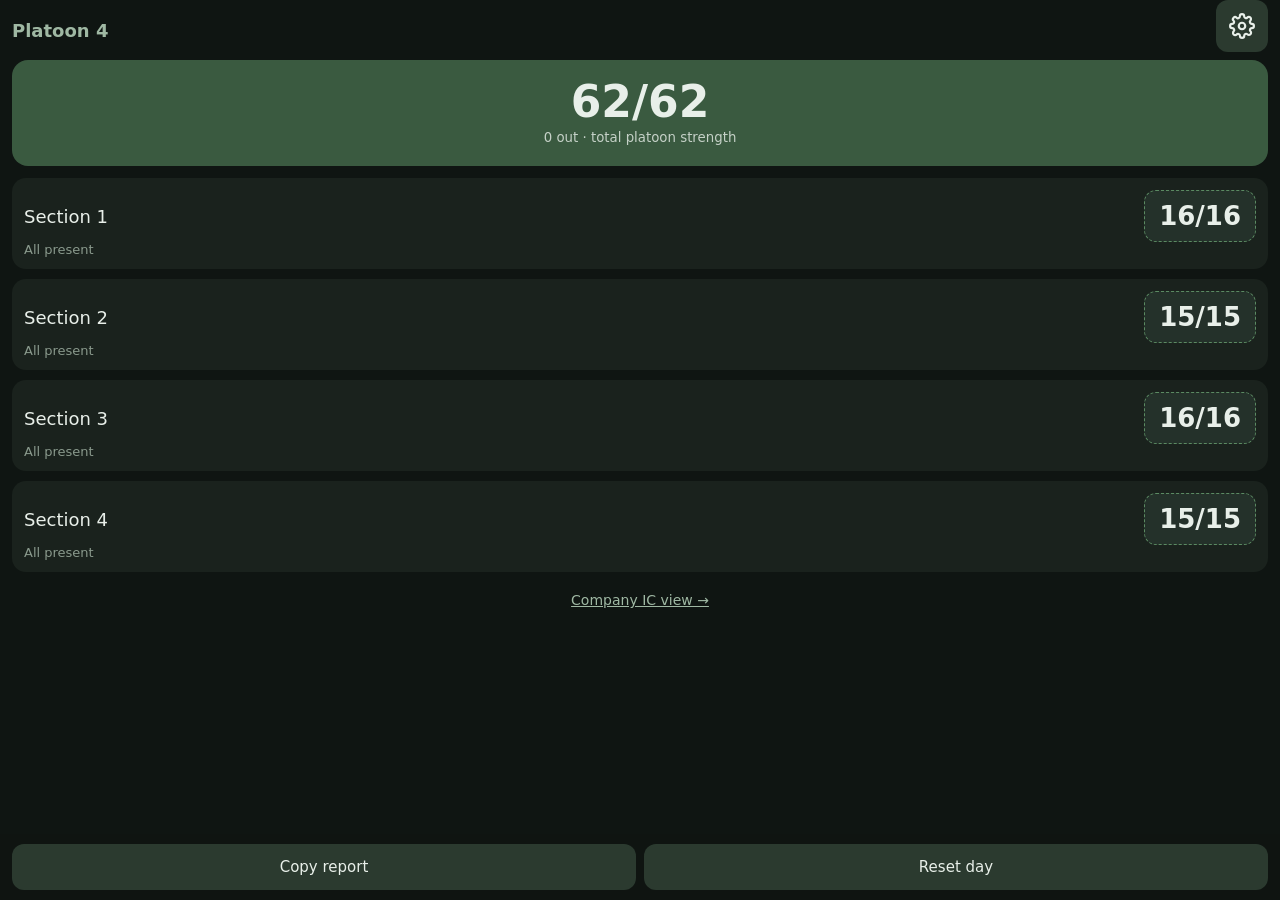
<file: index.html>
<!DOCTYPE html>
<html lang="en"><head>
<meta charset="utf-8">
<meta name="viewport" content="width=device-width,initial-scale=1,viewport-fit=cover">
<title>Strength Tracker</title>
<meta name="apple-mobile-web-app-capable" content="yes">
<meta name="mobile-web-app-capable" content="yes">
<meta name="apple-mobile-web-app-status-bar-style" content="black-translucent">
<meta name="apple-mobile-web-app-title" content="Strength">
<meta name="theme-color" content="#0f1512">
<link rel="icon" href="data:image/svg+xml,%3Csvg xmlns='http://www.w3.org/2000/svg' viewBox='0 0 100 100'%3E%3Crect width='100' height='100' rx='22' fill='%233a5a40'/%3E%3Ctext x='50' y='66' font-size='46' text-anchor='middle' fill='white' font-family='Arial' font-weight='bold'%3E15/16%3C/text%3E%3C/svg%3E">
<link rel="apple-touch-icon" href="data:image/svg+xml,%3Csvg xmlns='http://www.w3.org/2000/svg' viewBox='0 0 100 100'%3E%3Crect width='100' height='100' fill='%233a5a40'/%3E%3Ctext x='50' y='64' font-size='40' text-anchor='middle' fill='white' font-family='Arial' font-weight='bold'%3E15/16%3C/text%3E%3C/svg%3E">
<style>
*{box-sizing:border-box}body{margin:0;font-family:-apple-system,system-ui,sans-serif;background:#0f1512;color:#e8efe9;padding:env(safe-area-inset-top) 12px 90px}
h1{font-size:18px;margin:12px 0 4px;color:#9fb8a3}
.total{background:#3a5a40;border-radius:16px;padding:16px;text-align:center;margin:8px 0 12px}
.total b{font-size:44px;display:block}.total small{opacity:.8}
.sec{background:#1a221d;border-radius:14px;padding:12px;margin-bottom:10px}
.sh{display:flex;justify-content:space-between;align-items:center;font-size:18px}.sh b{font-size:26px}
.num{font-size:26px;font-weight:700;padding:6px 14px;min-height:52px;background:#24312a;border:1px dashed #5b8a62}
.tag{font-size:11px;background:#8a6d2b;border-radius:8px;padding:2px 6px;margin-left:6px;vertical-align:middle}
.step{display:flex;gap:8px;align-items:center}.step button{flex:0 0 52px;font-size:22px}.step input{text-align:center;font-size:22px}
.out{display:flex;justify-content:space-between;align-items:center;border-top:1px solid #2a352d;padding:8px 0;gap:8px}
.out span{flex:1}.muted{color:#8a9a8d;font-size:13px}
button{font:inherit;border:0;border-radius:12px;padding:12px 14px;min-height:46px;background:#2b3a2f;color:#e8efe9}
button.p{background:#5b8a62;color:#fff;font-weight:600}button.d{background:#6b2b2b}
.bar{position:fixed;left:0;right:0;bottom:0;display:flex;gap:8px;padding:10px 12px calc(10px + env(safe-area-inset-bottom));background:#0f1512ee}
.bar button{flex:1;padding:12px 8px;font-size:15px}
input{font:inherit;width:100%;padding:12px;border-radius:12px;border:1px solid #34443a;background:#111813;color:#fff;min-height:46px}
.chips{display:flex;flex-wrap:wrap;gap:8px;margin:10px 0}.chips button{padding:10px 12px}.chips .on{background:#5b8a62}
dialog{background:#1a221d;color:#e8efe9;border:0;border-radius:18px;width:min(94vw,480px);padding:16px}
dialog::backdrop{background:#000a}label{display:block;margin:10px 0 4px;color:#9fb8a3;font-size:14px}
.row{display:flex;gap:8px;align-items:center}.row>*{flex:1}textarea{width:100%;height:110px;font:13px monospace;background:#111813;color:#fff;border-radius:12px;padding:8px}
#toast{position:fixed;top:20px;left:50%;transform:translateX(-50%);background:#5b8a62;padding:10px 18px;border-radius:20px;display:none;z-index:9}
.trash{display:inline-flex;align-items:center;justify-content:center;width:44px;height:44px;padding:0;color:#e5736b}
.share{margin-top:16px;border-top:1px solid #2a3a2e;padding-top:12px}.share summary{cursor:pointer;color:#9fb8a4;padding:8px 0;font-size:15px}
.nw{white-space:nowrap;font-size:15px;padding-left:6px;padding-right:6px}
.foot{text-align:center;margin:18px 0 8px}.foot a{color:#9fb8a3;font-size:14px}#sendSt{text-align:center;margin-top:-4px}
.gear{flex:0 0 52px;width:52px;height:52px;padding:0;display:inline-flex;align-items:center;justify-content:center}
</style></head><body>
<div class="row"><h1 id="title">Strength Tracker</h1><button class="gear" aria-label="Settings" onclick="openSetup()"><svg width="26" height="26" viewBox="0 0 24 24" fill="none" stroke="currentColor" stroke-width="2" stroke-linecap="round" stroke-linejoin="round" aria-hidden="true"><circle cx="12" cy="12" r="3"/><path d="M19.4 15a1.65 1.65 0 0 0 .33 1.82l.06.06a2 2 0 1 1-2.83 2.83l-.06-.06a1.65 1.65 0 0 0-1.82-.33 1.65 1.65 0 0 0-1 1.51V21a2 2 0 1 1-4 0v-.09A1.65 1.65 0 0 0 9 19.4a1.65 1.65 0 0 0-1.82.33l-.06.06a2 2 0 1 1-2.83-2.83l.06-.06A1.65 1.65 0 0 0 4.68 15a1.65 1.65 0 0 0-1.51-1H3a2 2 0 1 1 0-4h.09A1.65 1.65 0 0 0 4.6 9a1.65 1.65 0 0 0-.33-1.82l-.06-.06a2 2 0 1 1 2.83-2.83l.06.06A1.65 1.65 0 0 0 9 4.68a1.65 1.65 0 0 0 1-1.51V3a2 2 0 1 1 4 0v.09a1.65 1.65 0 0 0 1 1.51 1.65 1.65 0 0 0 1.82-.33l.06-.06a2 2 0 1 1 2.83 2.83l-.06.06A1.65 1.65 0 0 0 19.4 9a1.65 1.65 0 0 0 1.51 1H21a2 2 0 1 1 0 4h-.09a1.65 1.65 0 0 0-1.51 1z"/></svg></button></div>
<div class="total"><b id="tot">0/0</b><small id="totsub"></small><div id="sendSt" class="muted" style="color:#d6e4d8;margin-top:4px"></div></div>
<div id="secs"></div>
<div class="foot"><a href="company.html">Company IC view →</a></div>
<div class="bar"><button onclick="copyReport()">Copy report</button><button id="sendB" class="p" style="display:none" onclick="sendCompany()">Send to company</button><button onclick="resetDay()">Reset day</button></div>
<div id="toast"></div>



<dialog id="edD"><form method="dialog" onsubmit="return false">
<h1 id="edT" style="margin-top:0">Section</h1>
<label>Present</label><div class="step"><button onclick="stepE(-1)">−</button><input id="ep" inputmode="numeric" onchange="setP(this.value)"><button onclick="stepE(1)">+</button><span id="etot" style="flex:0 0 auto;font-size:22px;white-space:nowrap">/ 16</span></div>
<div class="muted" id="eauto" style="margin-top:8px"></div>
<div id="ewarn" style="display:none;margin-top:8px;color:#f0c674;font-weight:600"></div>
<label>Out</label><div id="eout"></div>
<label>Add person</label>
<div class="row"><input id="aid" inputmode="numeric" autocomplete="off" placeholder="Man no. e.g. 10" oninput="idHint()" style="flex:2"><button class="p" onclick="addOut()">Add</button></div>
<div class="muted" id="ahint">&nbsp;</div>
<div class="chips" id="chips"></div>
<input id="aother" placeholder="Other reason" style="display:none">
<div class="row" style="margin-top:14px"><button class="nw" onclick="clearAdj()">Reset section</button><button onclick="edD.close()">Cancel</button><button class="p" onclick="saveEdit()">Save</button></div>
</form></dialog>
<dialog id="setD"><form method="dialog" onsubmit="return false">
<label>Platoon number</label><input id="splt" inputmode="numeric">
<label>Sections (number → total strength)</label><div id="slist"></div>
<button onclick="addSec()" style="margin-top:8px">+ Add section</button>
<details class="share"><summary>Share with other ICs</summary><label>Setup code (others paste this into Import)</label>
<textarea id="scode" readonly onclick="this.select()"></textarea>
<div class="row"><button type="button" onclick="copyText(scode.value,'Code copied')">Copy code</button><button type="button" onclick="doImport()">Import code</button></div></details>
<details class="share"><summary>Company link</summary><label>Company code (same code for all 4 platoons and the company IC, min 6 characters)</label><input id="scomp" autocomplete="off" autocapitalize="off" placeholder="e.g. ask your company IC"><div class="muted" style="margin-top:6px">When set, a “Send to company” button appears. Nothing is sent automatically.</div></details>
<div class="row" style="margin-top:14px"><button onclick="setD.close()">Cancel</button><button class="p" onclick="saveSetup()">Save</button></div>
</form></dialog>

<script>
const KEY='strengthTracker.v1',REASONS=['MC','Ammo','Physio','Break','Other'];
let S=load(),reason='MC',tmpSecs=[];
function load(){try{const s=JSON.parse(localStorage.getItem(KEY));if(s&&s.sections)return s}catch(e){}return{platoon:4,sections:[{n:1,total:16},{n:2,total:15},{n:3,total:16},{n:4,total:15}],out:[]}}
function save(){localStorage.setItem(KEY,JSON.stringify(S))}
function esc(t){return String(t).replace(/[&<>"]/g,c=>({'&':'&amp;','<':'&lt;','>':'&gt;','"':'&quot;'}[c]))}
function secOf(id){return +String(id)[1]}
function outsOf(n){return S.out.filter(o=>secOf(o.id)===n)}
function autoP(sec){return Math.max(0,sec.total-outsOf(sec.n).length)}
function present(sec){const a=(S.adj||{})[sec.n],au=autoP(sec);return a==null?au:Math.max(0,Math.min(a,au))}
let edN=null,pend=null;
function curSec(){return S.sections.find(x=>x.n===edN)}
function openEdit(n){edN=n;const s=curSec();pend=present(s);edT.textContent='Section '+n;etot.textContent='/ '+s.total;aid.value='';aother.value='';reason='MC';drawChips();drawEd();edD.showModal()}
function drawEd(){const s=curSec(),au=autoP(s);pend=Math.max(0,Math.min(pend,au));ep.value=pend;eauto.textContent='Auto: '+au;
 const un=au-pend;ewarn.style.display=un>0?'block':'none';ewarn.textContent=un+' not accounted for - add IDs';
 const o=outsOf(edN);eout.innerHTML=o.length?o.map(x=>`<div class="out"><span><b>${esc(x.id)}</b> ${esc(x.reason)}${x.time?` <span class="muted">${esc(x.time)}</span>`:''}</span><button onclick="edBack('${esc(x.id)}')" class="trash" aria-label="Remove" title="Remove"><svg width="20" height="20" viewBox="0 0 24 24" fill="none" stroke="currentColor" stroke-width="2" stroke-linecap="round" stroke-linejoin="round" aria-hidden="true"><path d="M3 6h18"/><path d="M8 6V4a2 2 0 0 1 2-2h4a2 2 0 0 1 2 2v2"/><path d="M19 6l-1 14a2 2 0 0 1-2 2H8a2 2 0 0 1-2-2L5 6"/><path d="M10 11v6"/><path d="M14 11v6"/></svg></button></div>`).join(''):'<div class="muted">Nobody out</div>';idHint()}
function setP(v){pend=Math.max(0,Math.min(parseInt(v)||0,autoP(curSec())));drawEd();if(autoP(curSec())>pend)aid.focus()}
function stepE(d){setP(pend+d)}
function commitAdj(){const s=curSec();S.adj=S.adj||{};if(pend>=autoP(s))delete S.adj[edN];else S.adj[edN]=pend;save();render()}
function saveEdit(){commitAdj();edD.close()}
function clearAdj(){if(!confirm('Reset Section '+edN+' to full strength and remove everyone out?'))return;const rm=outsOf(edN);S.out=S.out.filter(o=>!rm.includes(o));if(S.adj)delete S.adj[edN];pend=autoP(curSec());save();render();drawEd()}
function edId(v){v=v.replace(/\D/g,'');if(v.length===1)v='0'+v;if(v.length===2)v=''+S.platoon+edN+v;else if(v.length===3)v=S.platoon+v;return v.length===4?v:null}
function idHint(){const id=edId(aid.value);let m='&nbsp;';if(id){m=secOf(id)!==edN?'⚠ '+id+' is not section '+edN:id[0]!=String(S.platoon)?'⚠ Not platoon '+S.platoon:`→ ${id}`+(S.out.some(o=>o.id===id)?' (already out)':'')}ahint.innerHTML=m}
function addOut(){const id=edId(aid.value);if(!id)return toast('Enter man number');if(secOf(id)!==edN||id[0]!=String(S.platoon))return toast(id+' is not in section '+edN);if(S.out.some(o=>o.id===id))return toast(id+' already out');
 const r=reason==='Other'?(aother.value.trim()||'Other'):reason.toLowerCase();const s=curSec(),un=autoP(s)-pend;
 S.out.push({id,reason:r,time:''});S.out.sort((a,b)=>a.id.localeCompare(b.id));
 if(un<=0)pend=autoP(s); /* no unaccounted slot: present drops by 1 */
 commitAdj();aid.value='';aother.value='';drawEd();aid.focus()}
function edBack(id){const s=curSec(),un=autoP(s)-pend;S.out=S.out.filter(o=>o.id!==id);if(un<=0)pend=autoP(s);else pend+=0;pend=Math.min(pend+1,autoP(s));commitAdj();drawEd()}
function totals(){let p=0,t=0;S.sections.forEach(s=>{p+=present(s);t+=s.total});return[p,t]}
function render(){
 sendB.style.display=S.company?'':'none';
 title.textContent='Platoon '+S.platoon;const[p,t]=totals();tot.textContent=p+'/'+t;totsub.textContent=(t-p)+' out · total platoon strength';
 secs.innerHTML=S.sections.map(s=>{const outs=S.out.filter(o=>secOf(o.id)===s.n);
 return `<div class="sec"><div class="sh"><span>Section ${s.n}${(S.adj||{})[s.n]!=null?'<span class="tag">edited</span>':''}</span><button class="num" onclick="openEdit(${s.n})">${present(s)}/${s.total}</button></div>`+
 (outs.length?outs.map(o=>`<div class="out"><span><b>${esc(o.id)}</b> ${esc(o.reason)}${o.time?` <span class="muted">${esc(o.time)}</span>`:''}</span><button onclick="back('${esc(o.id)}')" class="trash" aria-label="Remove" title="Remove"><svg width="20" height="20" viewBox="0 0 24 24" fill="none" stroke="currentColor" stroke-width="2" stroke-linecap="round" stroke-linejoin="round" aria-hidden="true"><path d="M3 6h18"/><path d="M8 6V4a2 2 0 0 1 2-2h4a2 2 0 0 1 2 2v2"/><path d="M19 6l-1 14a2 2 0 0 1-2 2H8a2 2 0 0 1-2-2L5 6"/><path d="M10 11v6"/><path d="M14 11v6"/></svg></button></div>`).join(''):'')+(present(s)<autoP(s)?`<div class="muted" style="color:#f0c674">${autoP(s)-present(s)} unaccounted (edited)</div>`:(outs.length?'':'<div class="muted">All present</div>'))+'</div>'}).join('')}
function drawChips(){chips.innerHTML=REASONS.map(r=>`<button class="${r===reason?'on':''}" onclick="reason='${r}';drawChips()">${r}</button>`).join('');aother.style.display=reason==='Other'?'block':'none'}
 const r=reason==='Other'?(aother.value.trim()||'Other'):reason.toLowerCase();
function back(id){S.out=S.out.filter(o=>o.id!==id);save();render()}
function report(){const lines=S.sections.map(s=>{const outs=S.out.filter(o=>secOf(o.id)===s.n);let l=present(s)+'/'+s.total;if(outs.length){const g=[];outs.forEach(o=>{const r=o.reason+(o.time?' ('+o.time+')':'');let e=g.find(x=>x.r===r);e?e.ids.push(o.id):g.push({r,ids:[o.id]})});l+=' - '+g.map(x=>x.ids.join(', ')+' '+x.r).join(', ')}return l});
 const[p,t]=totals(),d=new Date(),pad=n=>String(n).padStart(2,'0');
 return lines.join('\n')+`\n\nTotal: ${p}/${t}\n${pad(d.getDate())}/${pad(d.getMonth()+1)} ${pad(d.getHours())}${pad(d.getMinutes())}hrs`}
async function copyText(t,msg){try{await navigator.clipboard.writeText(t)}catch(e){const a=document.createElement('textarea');a.value=t;document.body.appendChild(a);a.select();document.execCommand('copy');a.remove()}toast(msg)}
async function copyReport(){const t=report();await copyText(t,'Report copied');if(navigator.share){try{await navigator.share({text:t})}catch(e){}}}
function resetDay(){if(confirm('Mark everyone present? Setup is kept.')){S.out=[];S.adj={};save();render()}}
function code(){return btoa(JSON.stringify({p:S.platoon,s:S.sections.map(s=>[s.n,s.total])}))}
function openSetup(){splt.value=S.platoon;scomp.value=S.company||'';tmpSecs=S.sections.map(s=>({...s}));drawSecs();scode.value=code();setD.showModal()}
function drawSecs(){slist.innerHTML=tmpSecs.map((s,i)=>`<div class="row" style="margin:6px 0"><input inputmode="numeric" value="${s.n}" onchange="tmpSecs[${i}].n=+this.value"><input inputmode="numeric" value="${s.total}" onchange="tmpSecs[${i}].total=+this.value"><button class="d" style="flex:0" onclick="tmpSecs.splice(${i},1);drawSecs()">✕</button></div>`).join('')}
function addSec(){tmpSecs.push({n:(tmpSecs.length?Math.max(...tmpSecs.map(s=>s.n)):0)+1,total:15});drawSecs()}
function saveSetup(){const p=parseInt(splt.value);if(!(p>=1&&p<=9))return toast('Platoon must be 1-9');const cc=scomp.value.trim();if(cc&&cc.length<6)return toast('Company code: min 6 characters');S.company=cc;const secsOk=tmpSecs.filter(s=>s.n>=1&&s.n<=9&&s.total>0).sort((a,b)=>a.n-b.n);
 S.platoon=p;S.sections=secsOk;S.out=S.out.filter(o=>String(o.id)[0]==String(p)&&secsOk.some(s=>s.n===secOf(o.id)));save();render();setD.close()}
function applyCode(c){c=c.trim();let o;try{o=JSON.parse(c)}catch(e){o=JSON.parse(atob(c))}
 if(o.platoon){S.platoon=o.platoon;S.sections=o.sections}else{S.platoon=o.p;S.sections=o.s.map(([n,total])=>({n,total}))}S.out=[];save();render()}
function doImport(){const c=prompt('Paste setup code');if(!c)return;try{applyCode(c);setD.close();toast('Setup loaded')}catch(e){toast('Invalid code')}}
function toast(m){const t=document.getElementById('toast');t.textContent=m;t.style.display='block';clearTimeout(t._h);t._h=setTimeout(()=>t.style.display='none',1600)}
const SB='https://vxyeipqfvgyoupecqudb.supabase.co',SBK='sb_publishable_xHaz5dPwP7JCeumZIuiXbA_-hFNGgaR';
function snapshot(){return{platoon:S.platoon,sections:S.sections.map(s=>({n:s.n,total:s.total,present:present(s),outs:outsOf(s.n).map(o=>({id:o.id,reason:o.reason}))})),report:report()}}
async function sendCompany(){if(!S.company)return;sendB.disabled=true;sendSt.textContent='Sending…';
 try{const r=await fetch(SB+'/rest/v1/rpc/send_snapshot',{method:'POST',headers:{apikey:SBK,'Content-Type':'application/json'},body:JSON.stringify({code:S.company,platoon:S.platoon,payload:snapshot()})});
 if(!r.ok){let m='Send failed';try{m=(await r.json()).message||m}catch(e){}throw new Error(m)}
 const d=new Date(),pad=n=>String(n).padStart(2,'0');sendSt.textContent='Sent '+pad(d.getHours())+':'+pad(d.getMinutes());toast('Sent to company')}
 catch(e){sendSt.textContent='⚠ Not sent: '+(e.message&&e.message!=='Failed to fetch'?e.message:'no signal?');toast('Not sent')}
 sendB.disabled=false}
render();
</script></body></html>
</file>
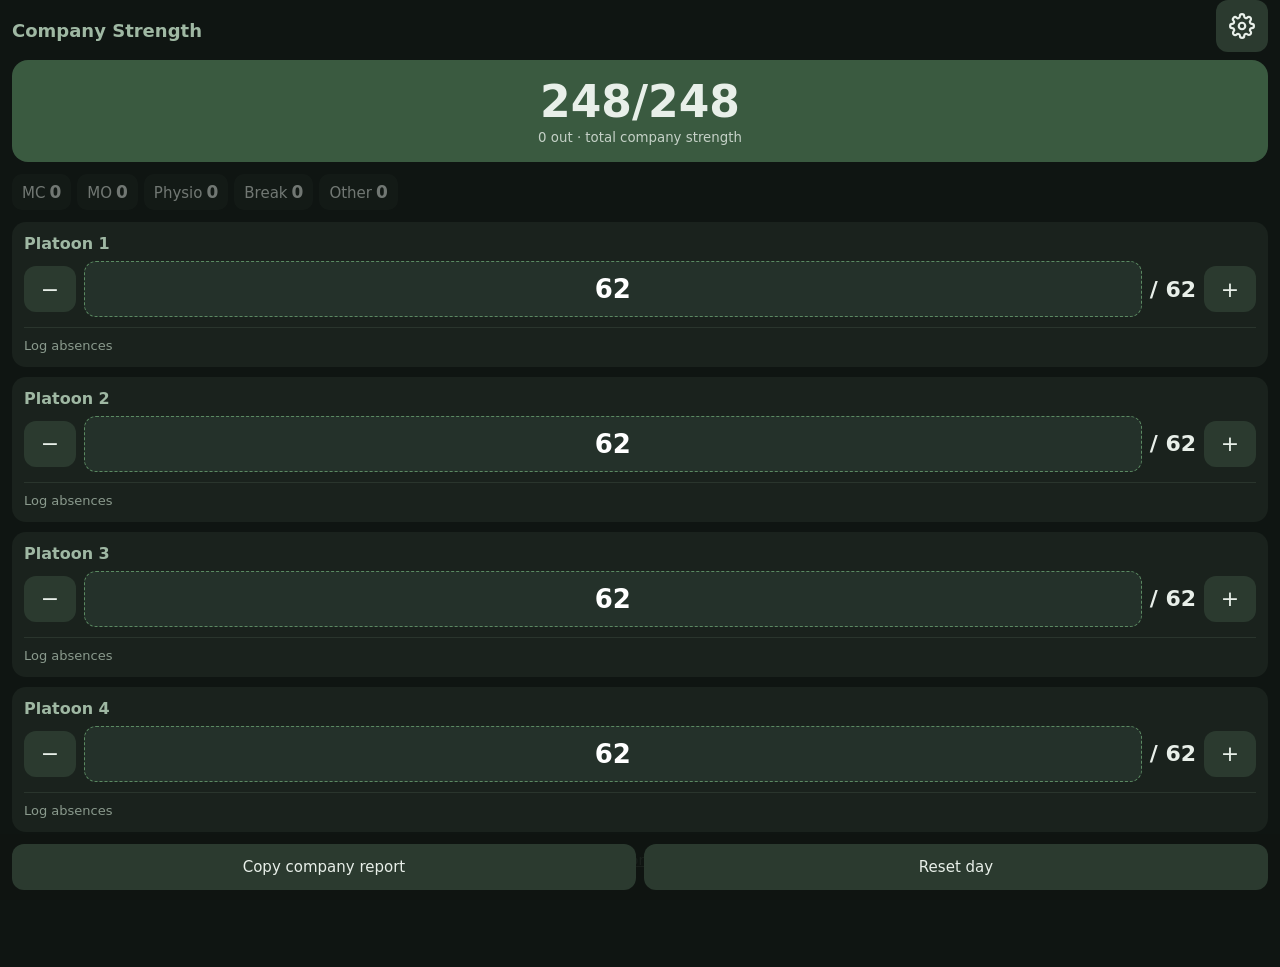
<file: company.html>
<!DOCTYPE html>
<html lang="en"><head>
<meta charset="utf-8">
<meta name="viewport" content="width=device-width,initial-scale=1,viewport-fit=cover">
<title>Company Strength</title>
<meta name="apple-mobile-web-app-capable" content="yes">
<meta name="mobile-web-app-capable" content="yes">
<meta name="apple-mobile-web-app-status-bar-style" content="black-translucent">
<meta name="apple-mobile-web-app-title" content="Coy Strength">
<meta name="theme-color" content="#0f1512">
<link rel="icon" href="data:image/svg+xml,%3Csvg xmlns='http://www.w3.org/2000/svg' viewBox='0 0 100 100'%3E%3Crect width='100' height='100' rx='22' fill='%233a5a40'/%3E%3Ctext x='50' y='64' font-size='40' text-anchor='middle' fill='white' font-family='Arial' font-weight='bold'%3ECOY%3C/text%3E%3C/svg%3E">
<link rel="apple-touch-icon" href="data:image/svg+xml,%3Csvg xmlns='http://www.w3.org/2000/svg' viewBox='0 0 100 100'%3E%3Crect width='100' height='100' fill='%233a5a40'/%3E%3Ctext x='50' y='64' font-size='40' text-anchor='middle' fill='white' font-family='Arial' font-weight='bold'%3ECOY%3C/text%3E%3C/svg%3E">
<style>
*{box-sizing:border-box}body{margin:0;font-family:-apple-system,system-ui,sans-serif;background:#0f1512;color:#e8efe9;padding:env(safe-area-inset-top) 12px 90px;font-variant-numeric:tabular-nums}
h1{font-size:18px;margin:12px 0 4px;color:#9fb8a3}
.total{background:#3a5a40;border-radius:16px;padding:16px;text-align:center;margin:8px 0 12px}
.total b{font-size:44px;display:block}.total small{opacity:.8}
.sec{background:#1a221d;border-radius:14px;padding:12px;margin-bottom:10px}
button.pname{display:block;width:100%;text-align:left;background:transparent;color:#9fb8a3;font-size:16px;font-weight:600;min-height:0;padding:0 0 8px;border-radius:0}
.sec .step input{text-align:center;font-size:26px;font-weight:700;background:#24312a;border:1px dashed #5b8a62;min-height:52px}
.sec .of{flex:0 0 auto;font-size:22px;font-weight:700;white-space:nowrap}
button.chiprow{display:flex;flex-wrap:wrap;gap:6px;width:100%;align-items:center;text-align:left;background:transparent;color:inherit;font-weight:400;min-height:0;padding:10px 0 0;margin-top:10px;border-top:1px solid #2a352d;border-radius:0}
button.chiprow span{background:#24312a;border-radius:999px;padding:5px 10px;font-size:13px;line-height:1.3}
button.chiprow span.u{background:#5a4a1f;color:#f0c674}
button.chiprow span.hint{background:transparent;color:#8a9a8d;padding:0;font-size:13px}
.muted{color:#8a9a8d;font-size:13px}.warn{color:#f0c674;font-weight:600}
button{font:inherit;border:0;border-radius:12px;padding:12px 14px;min-height:46px;background:#2b3a2f;color:#e8efe9}
button.p{background:#5b8a62;color:#fff;font-weight:600}button.d{background:#6b2b2b}
.bar{position:fixed;left:0;right:0;bottom:0;z-index:40;display:flex;gap:8px;padding:10px 12px calc(10px + env(safe-area-inset-bottom));background:#0f1512ee}
.bar button{flex:1;padding:12px 8px;font-size:15px;white-space:nowrap}
input{font:inherit;width:100%;padding:12px;border-radius:12px;border:1px solid #34443a;background:#111813;color:#fff;min-height:46px}
dialog{background:#1a221d;color:#e8efe9;border:0;border-radius:18px;width:min(94vw,480px);max-height:calc(100dvh - 110px);margin:12px auto 88px;overflow:auto;padding:16px}
dialog::backdrop{background:#000a}label{display:block;margin:10px 0 4px;color:#9fb8a3;font-size:14px}
.row{display:flex;gap:8px;align-items:center}.row>*{flex:1}
.step{display:flex;gap:8px;align-items:center}.step button{flex:0 0 52px;font-size:22px;padding:0}
.step input{text-align:center;font-size:22px;font-weight:700}
.chips{display:flex;flex-wrap:wrap;gap:8px;margin:8px 0}.chips button{padding:10px 12px}.chips .on{background:#5b8a62}
.rs{display:flex;flex-wrap:wrap;gap:6px;margin:0 0 12px}
.rs span{background:#1a221d;border-radius:10px;padding:8px 10px;font-size:15px}
.rs span b{font-size:17px;margin-left:4px}.rs .z{opacity:.45}
.out{border-top:1px solid #2a352d;padding:10px 0}
.out .top{display:flex;justify-content:space-between;align-items:center;gap:8px}
.ids{display:flex;flex-wrap:wrap;gap:6px;margin-top:8px}
.idchip{display:inline-flex;align-items:center;gap:4px;background:#24312a;border-radius:10px;padding:4px 4px 4px 8px;font-size:14px}
.idchip button{min-height:32px;padding:4px 8px;background:transparent;color:#e5736b}
.trash{display:inline-flex;align-items:center;justify-content:center;width:44px;height:44px;padding:0;color:#e5736b;background:transparent;flex:0 0 auto}
#toast{position:fixed;left:50%;bottom:calc(78px + env(safe-area-inset-bottom));transform:translateX(-50%);background:#5b8a62;color:#fff;font-weight:700;padding:12px 18px;border-radius:20px;display:none;z-index:100;box-shadow:0 8px 24px #0008}
.foot{text-align:center;margin:18px 0 8px}.foot a{color:#9fb8a3;font-size:14px}
.row>.gear{flex:0 0 52px;width:52px;height:52px;padding:0;display:inline-flex;align-items:center;justify-content:center}
</style></head><body>
<div class="row"><h1>Company Strength</h1><button type="button" class="gear" aria-label="Settings" onclick="openSetup()"><svg width="26" height="26" viewBox="0 0 24 24" fill="none" stroke="currentColor" stroke-width="2" stroke-linecap="round" stroke-linejoin="round" aria-hidden="true"><circle cx="12" cy="12" r="3"/><path d="M19.4 15a1.65 1.65 0 0 0 .33 1.82l.06.06a2 2 0 1 1-2.83 2.83l-.06-.06a1.65 1.65 0 0 0-1.82-.33 1.65 1.65 0 0 0-1 1.51V21a2 2 0 1 1-4 0v-.09A1.65 1.65 0 0 0 9 19.4a1.65 1.65 0 0 0-1.82.33l-.06.06a2 2 0 1 1-2.83-2.83l.06-.06A1.65 1.65 0 0 0 4.68 15a1.65 1.65 0 0 0-1.51-1H3a2 2 0 1 1 0-4h.09A1.65 1.65 0 0 0 4.6 9a1.65 1.65 0 0 0-.33-1.82l-.06-.06a2 2 0 1 1 2.83-2.83l.06.06A1.65 1.65 0 0 0 9 4.68a1.65 1.65 0 0 0 1-1.51V3a2 2 0 1 1 4 0v.09a1.65 1.65 0 0 0 1 1.51 1.65 1.65 0 0 0 1.82-.33l.06-.06a2 2 0 1 1 2.83 2.83l-.06.06A1.65 1.65 0 0 0 19.4 9a1.65 1.65 0 0 0 1.51 1H21a2 2 0 1 1 0 4h-.09a1.65 1.65 0 0 0-1.51 1z"/></svg></button></div>
<div class="total"><b id="tot">0/0</b><small id="totsub"></small></div>
<div class="rs" id="rs"></div>
<div id="list"></div>
<div class="foot"><a href="index.html">← Platoon tracker</a></div>
<div class="bar"><button type="button" onpointerdown="pressCopy(event)" onclick="pressCopy(event)">Copy company report</button><button type="button" onpointerdown="pressReset(event)" onclick="pressReset(event)">Reset day</button></div>
<div id="toast"></div>

<dialog id="absD"><form method="dialog" onsubmit="return false">
<h1 id="absT" style="margin-top:0">Platoon</h1>
<div class="total" style="margin-top:0"><b id="absTot">0/0</b><small id="absSub"></small></div>
<div class="muted">Present is the total minus these absences. Change the total in Settings.</div>
<label>Reason</label><div class="chips" id="absChips"></div>
<input id="absCustom" placeholder="Or a reason, e.g. Not in BMT" oninput="drawAbsChips()">
<label>Count</label><div class="step"><button type="button" onclick="stepCount(-1)">−</button><input id="absCount" inputmode="numeric" value="1" onchange="setCount(this.value)"><button type="button" onclick="stepCount(1)">+</button></div>
<label>4D numbers (optional)</label>
<div class="row"><input id="absId" inputmode="numeric" autocomplete="off" placeholder="e.g. 4104" onkeydown="if(event.key==='Enter'){event.preventDefault();addPendingId()}"><button type="button" onclick="addPendingId()">Add ID</button></div>
<div class="ids" id="absPending"></div>
<div class="row" style="margin-top:14px"><button type="button" class="p" onclick="addAbsence()">+ Out</button><button type="button" onclick="absD.close()">Done</button></div>
<label>Logged</label><div id="absList"></div>
</form></dialog>

<dialog id="setD"><form method="dialog" onsubmit="return false">
<h1 style="margin-top:0">Settings</h1>
<label>Platoons (number → total strength)</label>
<div class="muted">Platoon number, then full strength. Present is edited on the main screen.</div>
<div id="slist"></div>
<button type="button" onclick="addPlt()" style="margin-top:8px">+ Add platoon</button>
<div class="row" style="margin-top:14px"><button type="button" onclick="setD.close()">Cancel</button><button type="button" class="p" onclick="saveSetup()">Save</button></div>
</form></dialog>

<script>
const KEY='strengthTracker.company.local.v1',DEFAULT_TOTAL=62,REASONS=['MC','MO','Physio','Break','Other'];
const TRASH='<svg width="20" height="20" viewBox="0 0 24 24" fill="none" stroke="currentColor" stroke-width="2" stroke-linecap="round" stroke-linejoin="round" aria-hidden="true"><path d="M3 6h18"/><path d="M8 6V4a2 2 0 0 1 2-2h4a2 2 0 0 1 2 2v2"/><path d="M19 6l-1 14a2 2 0 0 1-2 2H8a2 2 0 0 1-2-2L5 6"/><path d="M10 11v6"/><path d="M14 11v6"/></svg>';
let S=load(),tmp=[],absI=0,absReason='MC',pending=[];
function fresh(){return{platoons:[1,2,3,4].map(n=>({n,total:DEFAULT_TOTAL,present:DEFAULT_TOTAL,absences:[]}))}}
function esc(t){return String(t).replace(/[&<>"]/g,c=>({'&':'&amp;','<':'&lt;','>':'&gt;','"':'&quot;'}[c]))}
function canonReason(r){let t=String(r||'').trim();if(!t)return'';if(t.toLowerCase()==='ammo')t='MO';const hit=REASONS.find(x=>x.toLowerCase()===t.toLowerCase());return hit||t}
function cleanAbsence(raw){const reason=canonReason(raw&&raw.reason);if(!reason)return null;const ids=[];(raw.ids||[]).forEach(id=>{const s=String(id).replace(/\D/g,'');if(s.length===4&&!ids.includes(s))ids.push(s)});let count=parseInt(raw&&raw.count,10);if(!Number.isFinite(count)||count<ids.length)count=Math.max(ids.length,0);if(count<1&&!ids.length)return null;return{reason,count,ids}}
function capAbsences(list,total){const out=[];let left=total;list.forEach(a=>{if(left<=0)return;const count=Math.min(a.count,left);const ids=a.ids.slice(0,count);out.push({reason:a.reason,count,ids});left-=count});return out}
function load(){try{const s=JSON.parse(localStorage.getItem(KEY));if(s&&Array.isArray(s.platoons)){const n=normalize(s);if(n)return n}}catch(e){}return fresh()}
function normalize(s){const out=[],seen=new Set();s.platoons.forEach(raw=>{const n=parseInt(raw&&raw.n,10),total=parseInt(raw&&raw.total,10);if(!(n>=1&&n<=9)||!(total>0)||seen.has(n))return;seen.add(n);const cleaned=Array.isArray(raw.absences)?raw.absences.map(cleanAbsence).filter(Boolean):[];const named=capAbsences(cleaned.filter(a=>a.reason!=='Unaccounted'),total);const namedSum=named.reduce((sum,a)=>sum+a.count,0);let present=parseInt(raw&&raw.present,10);if(!Number.isFinite(present)){const folded=cleaned.filter(a=>a.reason==='Unaccounted').reduce((sum,a)=>sum+a.count,0);present=total-namedSum-folded}present=Math.max(0,Math.min(present,total-namedSum));out.push({n,total,present,absences:named})});out.sort((a,b)=>a.n-b.n);return out.length?{platoons:out}:null}
function save(){try{localStorage.setItem(KEY,JSON.stringify({platoons:S.platoons.map(p=>({n:p.n,total:p.total,present:p.present,absences:p.absences}))}))}catch(e){toast('Could not save on this phone')}}
function absenceCount(p){return (p.absences||[]).reduce((s,a)=>s+(+a.count||0),0)}
function presentOf(p){return p.present}
function unaccounted(p){return Math.max(0,p.total-p.present-absenceCount(p))}
function fitPresent(p){p.present=Math.max(0,Math.min(p.present,p.total-absenceCount(p)))}
function totals(){let p=0,t=0;S.platoons.forEach(x=>{p+=presentOf(x);t+=x.total});return[p,t]}
function reasonMap(){const m=new Map();REASONS.forEach(r=>m.set(r,0));let u=0;S.platoons.forEach(p=>{(p.absences||[]).forEach(a=>m.set(a.reason,(m.get(a.reason)||0)+a.count));u+=unaccounted(p)});if(u)m.set('Unaccounted',u);return m}
function partsOf(p){const parts=(p.absences||[]).filter(a=>a.count>0).map(a=>a.count+' '+a.reason+(a.ids.length?' ('+a.ids.join(', ')+')':''));const u=unaccounted(p);if(u)parts.push(u+' Unaccounted');return parts}
function allIds(skip){const ids=new Set();S.platoons.forEach((p,pi)=>p.absences.forEach((a,ai)=>{if(skip&&skip.pi===pi&&skip.ai===ai)return;a.ids.forEach(id=>ids.add(id))}));return ids}
function render(){const[p,t]=totals();tot.textContent=p+'/'+t;totsub.textContent=(t-p)+' out · total company strength';
 const m=reasonMap();const extra=[...m.keys()].filter(k=>!REASONS.includes(k)&&m.get(k)>0);
 rs.innerHTML=REASONS.concat(extra).map(k=>`<span class="${m.get(k)?'':'z'}">${esc(k)}<b>${m.get(k)||0}</b></span>`).join('');
 list.innerHTML=S.platoons.map((pl,i)=>{const chips=[];pl.absences.forEach(a=>{if(!a.count)return;const ids=a.ids.length?' ('+a.ids.join(', ')+')':'';chips.push(`<span>${a.count} ${esc(a.reason)}${esc(ids)}</span>`)});const u=unaccounted(pl);if(u)chips.push(`<span class="u">${u} Unaccounted</span>`);if(!chips.length)chips.push('<span class="hint">Log absences</span>');return `<div class="sec" data-platoon="${pl.n}"><button type="button" class="pname" onclick="openAbs(${i})">Platoon ${pl.n}</button><div class="step"><button type="button" aria-label="Decrease Platoon ${pl.n}" onclick="step(${i},-1)">−</button><input data-present="${i}" inputmode="numeric" autocomplete="off" aria-label="Platoon ${pl.n} present" value="${pl.present}" onclick="this.select()" onchange="setPresent(${i},this.value)" onkeydown="if(event.key==='Enter')this.blur()"><span class="of">/ ${pl.total}</span><button type="button" aria-label="Increase Platoon ${pl.n}" onclick="step(${i},1)">+</button></div><button type="button" class="chiprow" aria-label="Absences for Platoon ${pl.n}" onclick="openAbs(${i})">${chips.join('')}</button></div>`}).join('')}
function setPresent(i,v){const pl=S.platoons[i];if(!pl)return;const max=pl.total-absenceCount(pl);const n=Math.max(0,Math.min(parseInt(String(v).replace(/\D/g,''),10)||0,max));pl.present=n;save();render()}
function step(i,d){const input=document.querySelector('[data-present="'+i+'"]');const typed=input?parseInt(input.value,10):NaN;const base=Number.isFinite(typed)?typed:S.platoons[i].present;setPresent(i,base+d)}
function cur(){return S.platoons[absI]}
function room(exceptAi){const p=cur();if(!p)return 0;let used=0;p.absences.forEach((a,i)=>{if(i!==exceptAi)used+=a.count});return Math.max(0,p.total-used)}
function openAbs(i){absI=i;absReason='MC';pending=[];absCustom.value='';absId.value='';setCount(1);drawAbs();absD.showModal()}
function drawAbs(){const p=cur();if(!p)return;absT.textContent='Platoon '+p.n;absTot.textContent=presentOf(p)+'/'+p.total;absSub.textContent=absenceCount(p)+' out';
 absList.innerHTML=p.absences.length?p.absences.map((a,i)=>`<div class="out"><div class="top"><span><b>${a.count} ${esc(a.reason)}</b></span><button type="button" class="trash" aria-label="Remove ${esc(a.reason)}" onclick="removeAbsence(${i})">${TRASH}</button></div><div class="step" style="margin-top:8px"><button type="button" aria-label="Fewer ${esc(a.reason)}" onclick="stepAbs(${i},-1)">−</button><input inputmode="numeric" aria-label="${esc(a.reason)} count" value="${a.count}" onchange="setAbs(${i},this.value)"><button type="button" aria-label="More ${esc(a.reason)}" onclick="stepAbs(${i},1)">+</button></div><div class="ids">${a.ids.map(id=>`<span class="idchip">${esc(id)}<button type="button" aria-label="Remove ${esc(id)}" onclick="removeId(${i},'${esc(id)}')">×</button></span>`).join('')}</div><div class="row" style="margin-top:8px"><input id="more-${i}" inputmode="numeric" placeholder="Add 4D, optional" onkeydown="if(event.key==='Enter'){event.preventDefault();addRowId(${i})}"><button type="button" onclick="addRowId(${i})">Add ID</button></div></div>`).join(''):'<div class="muted">Nobody logged out</div>';
 drawAbsChips();drawPending()}
function drawAbsChips(){const custom=absCustom.value.trim();absChips.innerHTML=REASONS.map(r=>`<button type="button" class="${!custom&&r===absReason?'on':''}" onclick="pickReason('${r}')">${r}</button>`).join('')}
function pickReason(r){absReason=r;absCustom.value='';drawAbsChips()}
function drawPending(){absPending.innerHTML=pending.map(id=>`<span class="idchip">${esc(id)}<button type="button" aria-label="Remove ${esc(id)}" onclick="dropPending('${id}')">×</button></span>`).join('')}
function setCount(v){const n=Math.max(1,parseInt(v,10)||1);const max=Math.max(1,room(-1));absCount.value=Math.min(Math.max(n,pending.length||1),max)}
function stepCount(d){setCount((parseInt(absCount.value,10)||1)+d)}
function tokens(v){return String(v||'').split(/[^0-9]+/).filter(Boolean)}
function takeIds(v,skip){const ids=[],bad=[];tokens(v).forEach(t=>{if(t.length!==4)bad.push(t);else ids.push(t)});if(bad.length){toast('4D number is 4 digits, e.g. 4104');return null}const used=allIds(skip);for(const id of ids){if(used.has(id)||ids.filter(x=>x===id).length>1){toast(id+' already out');return null}}return ids}
function addPendingId(){const ids=takeIds(absId.value);if(!ids)return;if(!ids.length)return toast('Enter a 4D number');if(ids.some(id=>pending.includes(id)))return toast('Already added');ids.forEach(id=>pending.push(id));absId.value='';if((parseInt(absCount.value,10)||1)<pending.length)absCount.value=Math.min(pending.length,Math.max(1,room(-1)));drawPending()}
function dropPending(id){pending=pending.filter(x=>x!==id);drawPending()}
function addAbsence(){const p=cur();if(!p)return;const reason=canonReason(absCustom.value.trim()||absReason);if(!reason)return toast('Pick a reason');let count=Math.max(parseInt(absCount.value,10)||1,pending.length);const space=room(-1);if(count>space)return toast(space?('Only '+space+' left in this platoon'):'This platoon is already fully out');
 const hit=p.absences.find(a=>a.reason===reason);if(hit){const merged=hit.ids.concat(pending.filter(id=>!hit.ids.includes(id)));if(hit.count+count>space+hit.count)return toast('Only '+space+' left in this platoon');hit.count+=count;hit.ids=merged}else p.absences.push({reason,count,ids:pending.slice()});
 pending=[];absId.value='';absCustom.value='';absReason=REASONS.includes(reason)?reason:'MC';fitPresent(p);save();render();drawAbs()}
function setAbs(i,v){const p=cur(),a=p&&p.absences[i];if(!a)return;const old=a.count;let n=parseInt(v,10)||0;const max=room(i);n=Math.max(a.ids.length,Math.min(n,max));if(n<1){removeAbsence(i);return}a.count=n;if(n<old)p.present=Math.min(p.total-absenceCount(p),p.present+(old-n));else fitPresent(p);save();render();drawAbs()}
function stepAbs(i,d){const a=cur().absences[i];setAbs(i,a.count+d)}
function removeAbsence(i){const p=cur(),c=p.absences[i].count;p.absences.splice(i,1);p.present=Math.min(p.total-absenceCount(p),p.present+c);save();render();drawAbs()}
function addRowId(i){const input=document.getElementById('more-'+i);const ids=takeIds(input.value);if(!ids)return;if(!ids.length)return toast('Enter a 4D number');const a=cur().absences[i];const fresh=ids.filter(id=>!a.ids.includes(id));if(!fresh.length)return toast('Already added');const max=room(i);if(a.ids.length+fresh.length>max)return toast(max>a.ids.length?('Only '+(max-a.ids.length)+' more in this platoon'):'This platoon is already fully out');fresh.forEach(id=>a.ids.push(id));if(a.count<a.ids.length)a.count=a.ids.length;fitPresent(cur());input.value='';save();render();drawAbs()}
function removeId(i,id){const a=cur().absences[i];a.ids=a.ids.filter(x=>x!==id);save();render();drawAbs()}
function resetDay(){if(!confirm('Mark everyone present? Setup is kept.'))return;S.platoons.forEach(p=>{p.absences=[];p.present=p.total});save();render()}
function report(){const lines=S.platoons.map(p=>{const parts=partsOf(p);let l='Platoon '+p.n+': '+presentOf(p)+'/'+p.total;if(parts.length)l+=' - '+parts.join(', ');return l});
 const[p,t]=totals(),d=new Date(),pad=n=>String(n).padStart(2,'0');
 const rs=[...reasonMap()].filter(([,v])=>v>0).map(([k,v])=>k+': '+v);
 return 'Company strength: '+p+'/'+t+'\n\n'+lines.join('\n')+(rs.length?'\n\n'+rs.join('\n'):'')+'\n\n'+pad(d.getDate())+'/'+pad(d.getMonth()+1)+' '+pad(d.getHours())+pad(d.getMinutes())+'hrs'}
function fallbackCopy(text){try{const a=document.createElement('textarea');a.value=text;a.setAttribute('readonly','');a.style.position='fixed';a.style.left='-9999px';document.body.appendChild(a);a.select();document.execCommand('copy');a.remove()}catch(e){}}
async function copyText(text,msg){toast(msg);try{if(navigator.clipboard&&navigator.clipboard.writeText){await Promise.race([navigator.clipboard.writeText(text),new Promise((_,rej)=>setTimeout(()=>rej(new Error('slow')),400))])}else fallbackCopy(text)}catch(e){fallbackCopy(text)}}
let lastBar=0;
function once(fn,e){if(e)e.preventDefault();const now=Date.now();if(now-lastBar<400)return;lastBar=now;fn()}
function pressCopy(e){once(copyReport,e)}
function pressReset(e){once(resetDay,e)}
async function copyReport(){const btn=document.querySelector('.bar button');btn.textContent='Copied';const text=report();await copyText(text,'Report copied');setTimeout(()=>{btn.textContent='Copy company report'},2000);if(navigator.share){try{await navigator.share({text})}catch(e){}}}
function openSetup(){tmp=S.platoons.map(p=>({n:p.n,total:p.total,oldTotal:p.total,present:p.present,absences:p.absences.map(a=>({...a,ids:a.ids.slice()}))}));drawTmp();setD.showModal()}
function drawTmp(){slist.innerHTML=tmp.map((p,i)=>`<div class="row" style="margin:6px 0"><input inputmode="numeric" aria-label="Platoon number" value="${p.n}" oninput="setTmpN(${i},this.value)"><input inputmode="numeric" aria-label="Platoon ${p.n} total" value="${p.total}" oninput="setTmpTotal(${i},this.value)"><button type="button" class="d" style="flex:0" aria-label="Remove platoon ${p.n}" onclick="removePlt(${i})">✕</button></div>`).join('')}
function setTmpN(i,v){if(tmp[i])tmp[i].n=parseInt(v,10)||0}
function setTmpTotal(i,v){if(tmp[i])tmp[i].total=parseInt(v,10)||0}
function removePlt(i){readTmp();tmp.splice(i,1);drawTmp()}
function addPlt(){readTmp();const n=(tmp.length?Math.max(...tmp.map(p=>+p.n||0)):0)+1;const total=tmp.length?(+tmp[tmp.length-1].total||DEFAULT_TOTAL):DEFAULT_TOTAL;tmp.push({n,total,oldTotal:total,present:total,absences:[]});drawTmp()}
function readTmp(){const rows=[...slist.querySelectorAll('.row')];rows.forEach((row,i)=>{if(!tmp[i])return;const inputs=row.querySelectorAll('input');tmp[i].n=parseInt(inputs[0].value,10)||0;tmp[i].total=parseInt(inputs[1].value,10)||0})}
function saveSetup(){readTmp();if(!tmp.length)return toast('Add at least one platoon');
 const rows=tmp.map(p=>{const absences=(p.absences||[]).map(a=>({...a,ids:a.ids.slice()}));const named=absences.reduce((s,a)=>s+a.count,0);const total=+p.total||0;let present=+p.present||0;const grew=total-(+p.oldTotal||total);if(grew>0)present+=grew;present=Math.max(0,Math.min(present,Math.max(0,total-named)));return{n:+p.n||0,total,present,absences,named}});
 if(rows.some(p=>!(p.n>=1&&p.n<=9)))return toast('Platoon must be 1-9');
 if(rows.some(p=>!(p.total>0)))return toast('Total must be at least 1');
 if(new Set(rows.map(p=>p.n)).size!==rows.length)return toast('Platoon numbers must be different');
 const over=rows.find(p=>p.named>p.total);if(over)return toast('Platoon '+over.n+' has more people out than the new total');
 rows.sort((a,b)=>a.n-b.n);S.platoons=rows.map(({named,...p})=>p);save();render();setD.close()}
function toast(m){const t=document.getElementById('toast');t.textContent=m;t.style.display='block';clearTimeout(t._h);t._h=setTimeout(()=>t.style.display='none',2000)}
render();
</script></body></html>
</file>
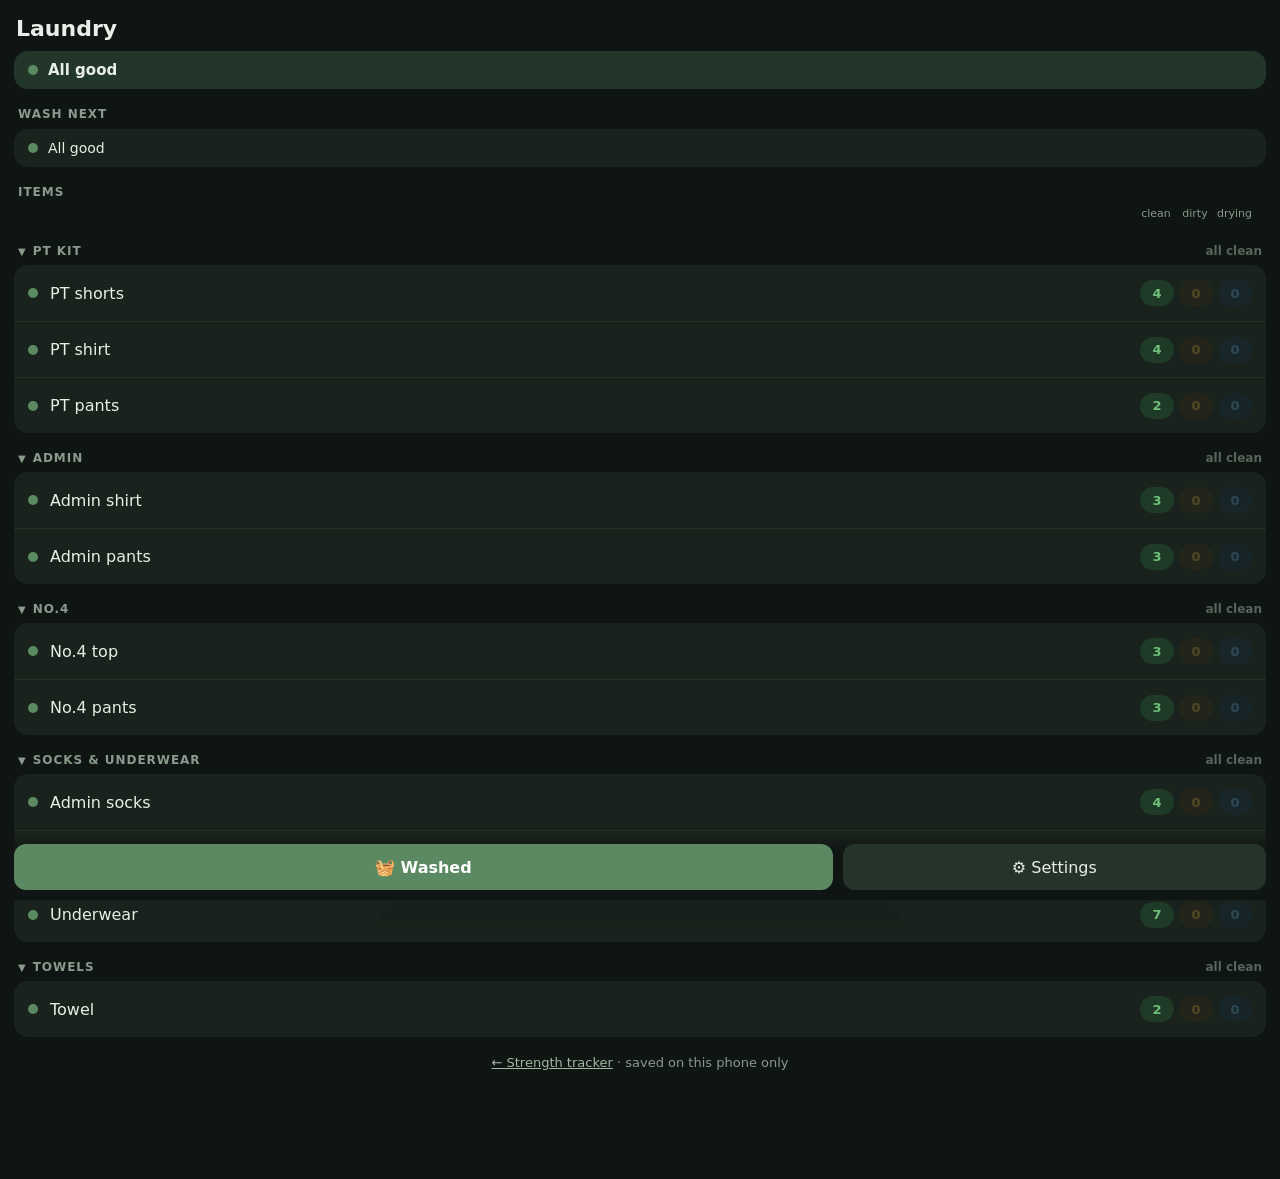
<file: laundry.html>
<!DOCTYPE html>
<html lang="en"><head>
<meta charset="utf-8">
<meta name="viewport" content="width=device-width,initial-scale=1,viewport-fit=cover">
<title>Laundry Tracker</title>
<meta name="apple-mobile-web-app-capable" content="yes">
<meta name="mobile-web-app-capable" content="yes">
<meta name="apple-mobile-web-app-title" content="Laundry">
<meta name="theme-color" content="#0f1512">
<style>
:root{--bg:#0f1512;--card:#1a221d;--line:#26312a;--tx:#e8efe9;--mu:#8a9a8d;--acc:#5b8a62;--g:#6fbf7a;--a:#e0a93a;--b:#5aa9e6;--r:#d9534a}
*{box-sizing:border-box;-webkit-tap-highlight-color:transparent}
body{margin:0;font-family:-apple-system,system-ui,sans-serif;background:var(--bg);color:var(--tx);padding:calc(env(safe-area-inset-top) + 6px) 14px 96px;font-variant-numeric:tabular-nums}
h1{font-size:22px;margin:10px 2px 10px;font-weight:700}
h2{font-size:12px;letter-spacing:.08em;text-transform:uppercase;color:var(--mu);margin:18px 4px 8px;font-weight:600}
.sum{border-radius:14px;padding:10px 14px;font-size:15px;font-weight:600;display:flex;align-items:center;gap:10px;transition:background .3s}
.sum.r{background:#4a2321}.sum.a{background:#4a3a18}.sum.g{background:#22362a}
.card{background:var(--card);border-radius:14px;overflow:hidden}
.pr{display:flex;align-items:center;gap:10px;padding:11px 14px;border-top:1px solid var(--line);font-size:14px}.pr:first-child{border-top:0}
.pr .t{flex:1;min-width:0;white-space:nowrap;overflow:hidden;text-overflow:ellipsis}.pr .h{color:var(--mu);font-size:13px}
.dot{width:10px;height:10px;border-radius:50%;flex:0 0 10px;transition:background .3s}.dot.r{background:var(--r)}.dot.a{background:var(--a)}.dot.g{background:var(--acc)}
.row{display:flex;align-items:center;gap:12px;height:56px;padding:0 14px;border-top:1px solid var(--line);cursor:pointer;transition:background .15s}
.row:first-child{border-top:0}.row:active{background:#222c25}
.row .nm{flex:1;min-width:0;font-size:16px;white-space:nowrap;overflow:hidden;text-overflow:ellipsis}
.chips{display:flex;gap:5px}
.chip{min-width:34px;height:26px;border-radius:13px;display:inline-flex;align-items:center;justify-content:center;font-size:13px;font-weight:700;padding:0 8px;transition:opacity .2s}
.chip.c{background:#1f3a26;color:var(--g)}.chip.d{background:#3d3018;color:var(--a)}.chip.w{background:#16304a;color:var(--b)}.chip.z{opacity:.28}
.legend{display:flex;justify-content:flex-end;gap:5px;padding:0 14px 6px;font-size:11px;color:var(--mu)}.legend span{min-width:34px;text-align:center}
.muted{color:var(--mu);font-size:13px}
button{font:inherit;border:0;border-radius:12px;padding:12px 14px;min-height:46px;background:#26332a;color:var(--tx);cursor:pointer;transition:transform .12s,background .15s,opacity .15s}
button:active{transform:scale(.95)}button:disabled{opacity:.3}
button.p{background:var(--acc);color:#fff;font-weight:600}button.dg{background:#4a2321;color:#ffb3ad}button.gh{background:transparent;color:var(--mu)}
.bar{position:fixed;left:0;right:0;bottom:0;display:flex;gap:10px;padding:10px 14px calc(10px + env(safe-area-inset-bottom));background:linear-gradient(transparent,var(--bg) 30%)}
.bar button{flex:1;font-size:16px}.bar button.p{flex:2}
a{color:#9fb8a3}
.toast{position:fixed;left:50%;bottom:92px;transform:translate(-50%,10px);background:#2f4a36;padding:9px 16px;border-radius:20px;font-size:14px;opacity:0;pointer-events:none;transition:opacity .2s,transform .2s;z-index:50}
.toast.on{opacity:1;transform:translate(-50%,0)}
/* sheet */
.bd{position:fixed;inset:0;background:#000;opacity:0;pointer-events:none;transition:opacity .25s;z-index:20}
.bd.on{opacity:.55;pointer-events:auto}
.sheet{position:fixed;left:0;right:0;bottom:0;margin:0 auto;max-width:520px;background:#18201b;border-radius:20px 20px 0 0;padding:8px 18px calc(16px + env(safe-area-inset-bottom));transform:translateY(105%);transition:transform .3s cubic-bezier(.2,.8,.2,1);z-index:30;max-height:88vh;overflow-y:auto}
.sheet.on{transform:none}
.grab{width:38px;height:5px;border-radius:3px;background:#3a473e;margin:0 auto 10px}
.sheet h3{margin:0 0 2px;font-size:20px;text-align:center}.sheet .sub{text-align:center;margin-bottom:10px}
.st{display:flex;align-items:center;gap:12px;padding:10px 0;border-top:1px solid var(--line)}.sub+.st{border-top:0}
.st .lb{flex:1;font-size:16px;display:flex;align-items:center;gap:8px}
.st .lb i{width:10px;height:10px;border-radius:50%}
.rb{width:46px;height:46px;min-height:0;border-radius:50%;padding:0;font-size:24px;line-height:1;background:#26332a}
.st .v{width:52px;text-align:center;font-size:28px;font-weight:700}
.qa{display:grid;grid-template-columns:1fr 1fr 1fr;gap:8px;margin:14px 0 10px}.qa button{font-size:14px;padding:10px 4px}
.full{width:100%}
.srow{display:grid;grid-template-columns:28px 1fr 46px 46px 46px 34px;gap:6px;align-items:center;padding:7px 0;border-top:1px solid var(--line)}
.srow.hd{border-top:0;font-size:11px;color:var(--mu);text-align:center;padding:0 0 4px}
.srow input{font:inherit;font-size:15px;width:100%;min-width:0;padding:8px 4px;border-radius:9px;border:1px solid #2f3c33;background:#111813;color:#fff;text-align:center;height:38px}
.srow input.n{text-align:left;padding:8px}
.arw{display:flex;flex-direction:column;gap:2px}.arw button,.srow .x{min-height:0;height:18px;padding:0;font-size:11px;border-radius:5px;background:#222c25}
.srow .x{height:34px;font-size:14px;background:transparent;color:#d9837c}
.gh2{display:flex;align-items:center;gap:6px;margin:18px 4px 7px;cursor:pointer;user-select:none;font-size:12px;letter-spacing:.08em;text-transform:uppercase;color:var(--mu);font-weight:600}
.gh2 .cv{display:inline-block;transition:transform .2s;font-size:10px}.gh2.cl .cv{transform:rotate(-90deg)}
.gh2 .gs{margin-left:auto;text-transform:none;letter-spacing:0;font-size:12px;font-weight:600}.gs.d{color:var(--a)}.gs.w{color:var(--b)}.gs.ok{color:var(--mu);opacity:.6}
.gh2.cl+.card,.gh2.cl+.gbody{display:none}
.sheet .gh2{margin:14px 0 4px}
.sheet .card{background:#1f2822;padding:0 12px}.sheet .card .st:first-child{border-top:0}
.wfoot{position:sticky;bottom:calc(-16px - env(safe-area-inset-bottom));background:#18201b;margin:0 -18px;padding:10px 18px calc(16px + env(safe-area-inset-bottom));box-shadow:0 -8px 12px #18201b}
.sgh{font-size:11px;letter-spacing:.08em;text-transform:uppercase;color:var(--mu);font-weight:600;margin:14px 0 2px}

.srow select{grid-column:2/6;font:inherit;font-size:13px;height:32px;border-radius:9px;border:1px solid #2f3c33;background:#111813;color:var(--mu);padding:0 6px}
.scard{background:#1f2822;border-radius:12px;overflow:hidden}
.sr{display:flex;align-items:center;gap:8px;min-height:50px;padding:0 6px 0 14px;border-top:1px solid var(--line)}.sr:first-child{border-top:0}
.sn{flex:1;min-width:0;font:inherit;font-size:16px;background:transparent;border:1px solid transparent;border-radius:8px;color:var(--tx);padding:6px 6px;margin-left:-6px}
.sn:focus{outline:0;border-color:#3a4a3f;background:#111813}
.ms{display:flex;align-items:center;background:#26332a;border-radius:9px;height:32px}.ms button{min-height:0;height:32px;width:32px;padding:0;background:transparent;font-size:18px;border-radius:9px}.ms b{min-width:22px;text-align:center;font-size:15px}
.ic.dx{width:auto;color:#ff8a80;font-size:13px;padding:0 6px}.ic[aria-label=delete]{font-size:15px;opacity:.55}.ic.dx{opacity:1}
.ic{min-height:0;width:34px;height:34px;padding:0;background:transparent;color:var(--mu);font-size:20px}
.mn{display:flex;flex-direction:column;background:#151c17;border-top:1px solid var(--line)}.mn button{min-height:0;background:transparent;text-align:left;padding:11px 18px;border-radius:0;font-size:15px;border-top:1px solid #1f2822}.mn button:first-child{border-top:0}.mn .del{color:#ff8a80}
.sadd{display:block;width:100%;min-height:0;text-align:left;background:transparent;color:var(--g);padding:13px 14px;border-top:1px solid var(--line);border-radius:0;font-size:15px}.scard>.sadd:first-child{border-top:0}
</style></head><body>
<h1>Laundry</h1>
<div id="sum" class="sum"></div>
<h2>Wash next</h2><div id="prio" class="card"></div>
<h2>Items</h2>
<div class="legend"><span>clean</span><span>dirty</span><span>drying</span></div>
<div id="items"></div>
<p class="muted" style="text-align:center;margin-top:18px"><a href="./index.html">← Strength tracker</a> · saved on this phone only</p>
<div class="bar"><button class="p" onclick="openWash()">🧺 Washed</button><button onclick="openSet()">⚙️ Settings</button></div>

<div id="bd" class="bd" onclick="closeSheet()"></div>
<div id="sheet" class="sheet" role="dialog" aria-modal="true"></div>
<div id="toast" class="toast"></div>
<script>
const K='laundry-v1';
const DEF=[["PT shorts",4,1,1],["PT shirt",4,1,1],["PT pants",2,0.5,0],["Admin shirt",3,0.5,1],["Admin pants",3,0.5,1],["Admin socks",4,0.5,1],["Boot socks",5,1,1],["No.4 top",3,0.5,1],["No.4 pants",3,0.5,1],["Towel",2,0.5,0],["Underwear",7,1,1]];
const GR=['PT kit','Admin','No.4','Socks & underwear','Towels','Other'];
function guessG(n){n=String(n).toLowerCase().trim();
 if(/sock|underwear/.test(n))return'Socks & underwear';
 if(['pt shorts','pt shirt','pt pants'].includes(n))return'PT kit';
 if(['admin shirt','admin pants'].includes(n))return'Admin';
 if(['no.4 top','no.4 pants','army uniform','army pants'].includes(n))return'No.4';
 if(n==='towel'||n==='towels')return'Towels';return'Other'}
function grouped(list){return GR.map(g=>[g,list.filter(x=>(x.group||'Other')===g)]).filter(x=>x[1].length)}
const CK='laundry-v1-collapsed';let COL={};try{COL=JSON.parse(localStorage.getItem(CK))||{}}catch(e){}
function tog(k){COL[k]=!COL[k];localStorage.setItem(CK,JSON.stringify(COL));buzz();const e=document.querySelector(`[data-ck="${CSS.escape(k)}"]`);e&&e.classList.toggle('cl',!!COL[k])}
function ghead(k,g,sum){return `<div class="gh2${COL[k]?' cl':''}" data-ck="${esc(k)}" onclick="tog(this.dataset.ck)" role="button"><span class="cv">▼</span>${esc(g)}${sum}</div>`}
let S=load();
function mk(a){return{id:Math.random().toString(36).slice(2,8),name:a[0],qty:a[1],need:a[2],buf:a[3],clean:a[1],dirty:0,dry:0,group:guessG(a[0])}}
function load(){try{const s=JSON.parse(localStorage.getItem(K));if(s&&s.items){if(!s.uw){if(!s.items.some(i=>/underwear/i.test(i.name)))s.items.push(mk(["Underwear",7,1,1]));s.uw=1}let ch=0;s.items.forEach(i=>{if(!i.group||!GR.includes(i.group)){i.group=guessG(i.name);ch=1}});if(ch)localStorage.setItem(K,JSON.stringify(s));return s}}catch(e){}return{items:DEF.map(mk),uw:1}}
function save(){localStorage.setItem(K,JSON.stringify(S))}
function toast(t){const e=document.getElementById('toast');e.textContent=t;e.classList.add('on');clearTimeout(e._t);e._t=setTimeout(()=>e.classList.remove('on'),1500)}
function esc(s){return String(s).replace(/[&<>"']/g,c=>({'&':'&amp;','<':'&lt;','>':'&gt;','"':'&quot;',"'":'&#39;'}[c]))}
function buzz(){try{navigator.vibrate&&navigator.vibrate(8)}catch(e){}}
function info(i){const q=i.qty||0,c=i.clean;
 const lvl=(q===0||!i.dirty)?'g':(c===0||(q>=3&&c<=1))?'r':c<=q/3?'a':'g';
 return{lvl,rank:{r:0,a:1,g:2}[lvl],ratio:q?c/q:1}}
function hint(i,f){return f.lvl==='r'?(i.dirty?'wash now':i.dry?'dry them':'low'):'wash soon'}
function get(id){return S.items.find(x=>x.id===id)}
function render(){
 const L=S.items.map(i=>({i,f:info(i)})).sort((a,b)=>a.f.rank-b.f.rank||a.f.ratio-b.f.ratio);
 const att=L.filter(x=>x.f.lvl!=='g').slice(0,3);
 document.getElementById('prio').innerHTML=att.length?att.map(({i,f})=>`<div class="pr"><span class="dot ${f.lvl}"></span><span class="t"><b>${esc(i.name)}</b><span class="h">: ${i.clean} of ${i.qty} clean · ${i.dirty} dirty · ${hint(i,f)}</span></span></div>`).join(''):'<div class="pr"><span class="dot g"></span><span class="t">All good</span></div>';
 const w=att[0],sm=document.getElementById('sum');let t,c;
 if(!S.items.length){c='g';t='Add items in settings'}
 else if(!w){c='g';t='All good'}
 else{c=w.f.lvl;t=`Wash ${w.i.name.toLowerCase()} next`}
 sm.className='sum '+c;sm.innerHTML=`<span class="dot ${c}"></span><span>${esc(t)}</span>`;
 const ch=(v,k)=>`<span class="chip ${k}${v?'':' z'}">${v}</span>`;
 // fixed stored order: never sorted
 const gsum=a=>{const d=a.reduce((s,i)=>s+i.dirty,0),w=a.reduce((s,i)=>s+i.dry,0);return `<span class="gs ${d?'d':w?'w':'ok'}">${d?d+' dirty':w?w+' drying':'all clean'}</span>`};
 document.getElementById('items').innerHTML=grouped(S.items).map(([g,a])=>ghead('m:'+g,g,gsum(a))+'<div class="card">'+a.map(i=>`<div class="row" data-id="${i.id}" onclick="openItem('${i.id}')"><span class="dot ${info(i).lvl}"></span><span class="nm">${esc(i.name)}</span><span class="chips">${ch(i.clean,'c')}${ch(i.dirty,'d')}${ch(i.dry,'w')}</span></div>`).join('')+'</div>').join('')||'<div class="card"><div class="pr muted">No items. Add some in Settings.</div></div>';
}
/* sheet plumbing */
const sh=document.getElementById('sheet'),bd=document.getElementById('bd');let onClose=null;
function openSheet(html,cb){sh.innerHTML='<div class="grab"></div>'+html;onClose=cb||null;sh.scrollTop=0;requestAnimationFrame(()=>{bd.classList.add('on');sh.classList.add('on')})}
function closeSheet(){bd.classList.remove('on');sh.classList.remove('on');const f=onClose;onClose=null;f&&f()}
document.addEventListener('keydown',e=>{if(e.key==='Escape'&&sh.classList.contains('on'))closeSheet()});
const LB={clean:['Clean','var(--g)'],dirty:['Dirty','var(--a)'],dry:['Drying','var(--b)']};
function stepper(k,v,fn,max){return `<div class="st"><span class="lb"><i style="background:${LB[k][1]}"></i>${LB[k][0]}</span><button class="rb" ${v<=0?'disabled':''} onclick="${fn}('${k}',-1)" aria-label="minus">−</button><span class="v" id="v-${k}">${v}</span><button class="rb" ${max!=null&&v>=max?'disabled':''} onclick="${fn}('${k}',1)" aria-label="plus">+</button></div>`}
/* item sheet */
let cur=null;
function openItem(id){cur=id;openSheet('<div id="ib"></div>',()=>{cur=null});drawItem()}
function drawItem(){const i=get(cur);if(!i)return;
 document.getElementById('ib').innerHTML=`<h3>${esc(i.name)}</h3><div class="sub muted">${i.qty} total</div>
 ${stepper('clean',i.clean,'stp')}${stepper('dirty',i.dirty,'stp')}${stepper('dry',i.dry,'stp')}
 <div class="qa"><button class="p" ${i.clean?'':'disabled'} onclick="act('wore')">👕 Wore one</button><button ${i.dirty?'':'disabled'} onclick="act('wash')">🧺 Wash all dirty</button><button ${i.dry?'':'disabled'} onclick="act('dry')">☀️ All dry</button></div>
 <button class="full" onclick="closeSheet()">Done</button>`}
function stp(k,d){const i=get(cur);i[k]=Math.max(0,i[k]+d);i.qty=i.clean+i.dirty+i.dry;buzz();save();render();drawItem()}
function act(a){const i=get(cur);
 if(a==='wore'&&i.clean){i.clean--;i.dirty++;toast(i.name+' → dirty')}
 if(a==='wash'&&i.dirty){i.dry+=i.dirty;i.dirty=0;toast(i.name+' → drying')}
 if(a==='dry'&&i.dry){i.clean+=i.dry;i.dry=0;toast(i.name+' → clean')}
 buzz();save();render();drawItem()}
/* washed sheet */
let W={};
function openWash(){W={};S.items.forEach(i=>W[i.id]=i.dirty);openSheet('<div id="wb"></div>');drawW()}
function drawW(){const d=S.items,dr=S.items.reduce((s,i)=>s+i.dry,0);
 document.getElementById('wb').innerHTML=`<h3>What did you wash?</h3><div class="sub muted">Takes dirty ones first, then clean</div>`+
 (d.length?grouped(d).map(([g,a])=>{const n=a.reduce((s,i)=>s+(W[i.id]||0),0);return ghead('w:'+g,g,`<span class="gs ${n?'w':'ok'}">${n?n+' to wash':'none'}</span>`)+'<div class="card">'+a.map(i=>`<div class="st"><span class="lb" style="flex-direction:column;align-items:flex-start;gap:0">${esc(i.name)}<span class="muted">${i.dirty} dirty · ${i.clean} clean</span></span><button class="rb" ${W[i.id]<=0?'disabled':''} onclick="wa('${i.id}',-1)">−</button><span class="v">${W[i.id]}</span><button class="rb" ${W[i.id]>=i.dirty+i.clean?'disabled':''} onclick="wa('${i.id}',1)">+</button></div>`).join('')+'</div>'}).join(''):'<p class="muted" style="text-align:center">Nothing dirty 🎉</p>')+
 `<div class="wfoot"><button class="p full" ${d.length?'':'disabled'} onclick="doWash()">Put in wash</button>
 <div style="display:flex;gap:8px;margin-top:8px"><button style="flex:1" ${dr?'':'disabled'} onclick="allDry()">☀️ All dry (${dr})</button><button class="gh" style="flex:1" onclick="closeSheet()">Cancel</button></div></div>`}
function wa(id,d){const i=get(id);W[id]=Math.max(0,Math.min(i.dirty+i.clean,W[id]+d));buzz();const t=sh.scrollTop;drawW();sh.scrollTop=t}
function doWash(){let n=0;S.items.forEach(i=>{const k=Math.min(W[i.id]||0,i.dirty+i.clean),fd=Math.min(k,i.dirty);i.dirty-=fd;i.clean-=k-fd;i.dry+=k;n+=k});save();render();closeSheet();toast(n+' items in the wash')}
function allDry(){let n=0;S.items.forEach(i=>{n+=i.dry;i.clean+=i.dry;i.dry=0});save();render();closeSheet();toast(n?n+' items now clean':'Nothing drying')}
/* settings sheet: edits a draft, Save applies */
let D=[],confirmReset=false,menuK=-1,menuMode='',delK=-1;
function openSet(){D=S.items.map(i=>({id:i.id,name:i.name,qty:i.qty,group:i.group||'Other'}));confirmReset=false;menuK=-1;delK=-1;openSheet('<div id="sb"></div>');drawSet()}
function grab(){}
function drawSet(){const t=sh.scrollTop; const groups=GR.map(g=>[g,D.map((x,k)=>({x,k})).filter(o=>o.x.group===g)]).filter(([g,a])=>a.length);
 document.getElementById('sb').innerHTML=`<h3>Settings</h3><div class="sub muted">Tap a name to rename · ⋯ for more</div>`+
 groups.map(([g,a])=>`<div class="sgh">${esc(g)}</div><div class="scard">`+a.map(({x,k},j)=>`<div class="sr"><input class="sn" value="${esc(x.name)}" placeholder="Item name" oninput="D[${k}].name=this.value"><span class="ms"><button onclick="sq(${k},-1)" ${x.qty<=0?'disabled':''} aria-label="less">−</button><b>${x.qty}</b><button onclick="sq(${k},1)" aria-label="more">+</button></span><button class="ic${delK===k&&menuK!==k?' dx':''}" onclick="rdel(${k})" aria-label="delete">${delK===k&&menuK!==k?'Delete?':'🗑'}</button><button class="ic" onclick="om(${k})" aria-label="more options">⋯</button></div>`+(menuK===k?menu(k,j,a.length):'')).join('')+`<button class="sadd" onclick="addRow('${esc(g)}')">+ Add item</button></div>`).join('')+
 `<div class="sgh">Add to another group</div><div class="scard">${GR.filter(g=>!groups.some(x=>x[0]===g)).map(g=>`<button class="sadd" onclick="addRow('${esc(g)}')">+ ${esc(g)}</button>`).join('')||'<div class="sr muted">All groups in use</div>'}</div>
 <button class="dg full" style="margin:18px 0 10px" onclick="resetAll()">${confirmReset?'Tap again to mark everything clean':'Reset all clean'}</button>
 <div style="display:flex;gap:8px"><button class="gh" style="flex:1" onclick="closeSheet()">Cancel</button><button class="p" style="flex:2" onclick="saveSet()">Save</button></div>`;sh.scrollTop=t}
function menu(k,j,n){if(menuMode==='g')return `<div class="mn">${GR.map(g=>`<button onclick="chg(${k},'${esc(g)}')">${D[k].group===g?'✓ ':''}${esc(g)}</button>`).join('')}<button class="gh" onclick="menuMode='';drawSet()">Back</button></div>`;
 return `<div class="mn"><button ${j?'':'disabled'} onclick="mv(${k},-1)">↑ Move up</button><button ${j<n-1?'':'disabled'} onclick="mv(${k},1)">↓ Move down</button><button onclick="menuMode='g';drawSet()">Change group…</button><button class="del" onclick="del(${k})">${delK===k?'Tap again to delete':'Delete'}</button></div>`}
function rdel(k){menuK=-1;del(k)}
function om(k){menuK=menuK===k?-1:k;menuMode='';delK=-1;buzz();drawSet()}
function sq(k,d){D[k].qty=Math.max(0,(+D[k].qty||0)+d);buzz();drawSet()}
function chg(k,g){const x=D.splice(k,1)[0];x.group=g;D.push(x);menuK=-1;menuMode='';buzz();drawSet()}
function mv(k,d){let j=k+d;while(j>=0&&j<D.length&&D[j].group!==D[k].group)j+=d;if(j<0||j>=D.length)return;const t=D[k];D[k]=D[j];D[j]=t;menuK=j;buzz();drawSet()}
function del(k){if(delK!==k){delK=k;drawSet();return}D.splice(k,1);menuK=-1;delK=-1;drawSet()}
function addRow(g){D.push({id:'',name:'',qty:2,group:g});menuK=-1;drawSet();const k=D.length-1,ins=[...document.querySelectorAll('#sb input.sn')].find(e=>e.getAttribute('oninput')===`D[${k}].name=this.value`);ins&&ins.focus()}
function saveSet(){const out=[];D.forEach(x=>{const name=String(x.name).trim();if(!name)return;
 const qty=Math.max(0,parseInt(x.qty)||0);const grp=GR.includes(x.group)?x.group:'Other';
 let i=x.id&&get(x.id);
 if(i){i.name=name;let diff=qty-i.qty;i.qty=qty;
  if(diff>0)i.clean+=diff;else{diff=-diff;for(const k of['clean','dirty','dry']){const t=Math.min(i[k],diff);i[k]-=t;diff-=t}}}
 else i=mk([name,qty,0,0]);i.group=grp;out.push(i)});
 S.items=out;save();render();closeSheet();toast('Saved')}
function resetAll(){if(!confirmReset){confirmReset=true;drawSet();return}
 S.items.forEach(i=>{i.clean=i.qty;i.dirty=0;i.dry=0});save();render();closeSheet();toast('All clean')}
render();
</script></body></html>
</file>
